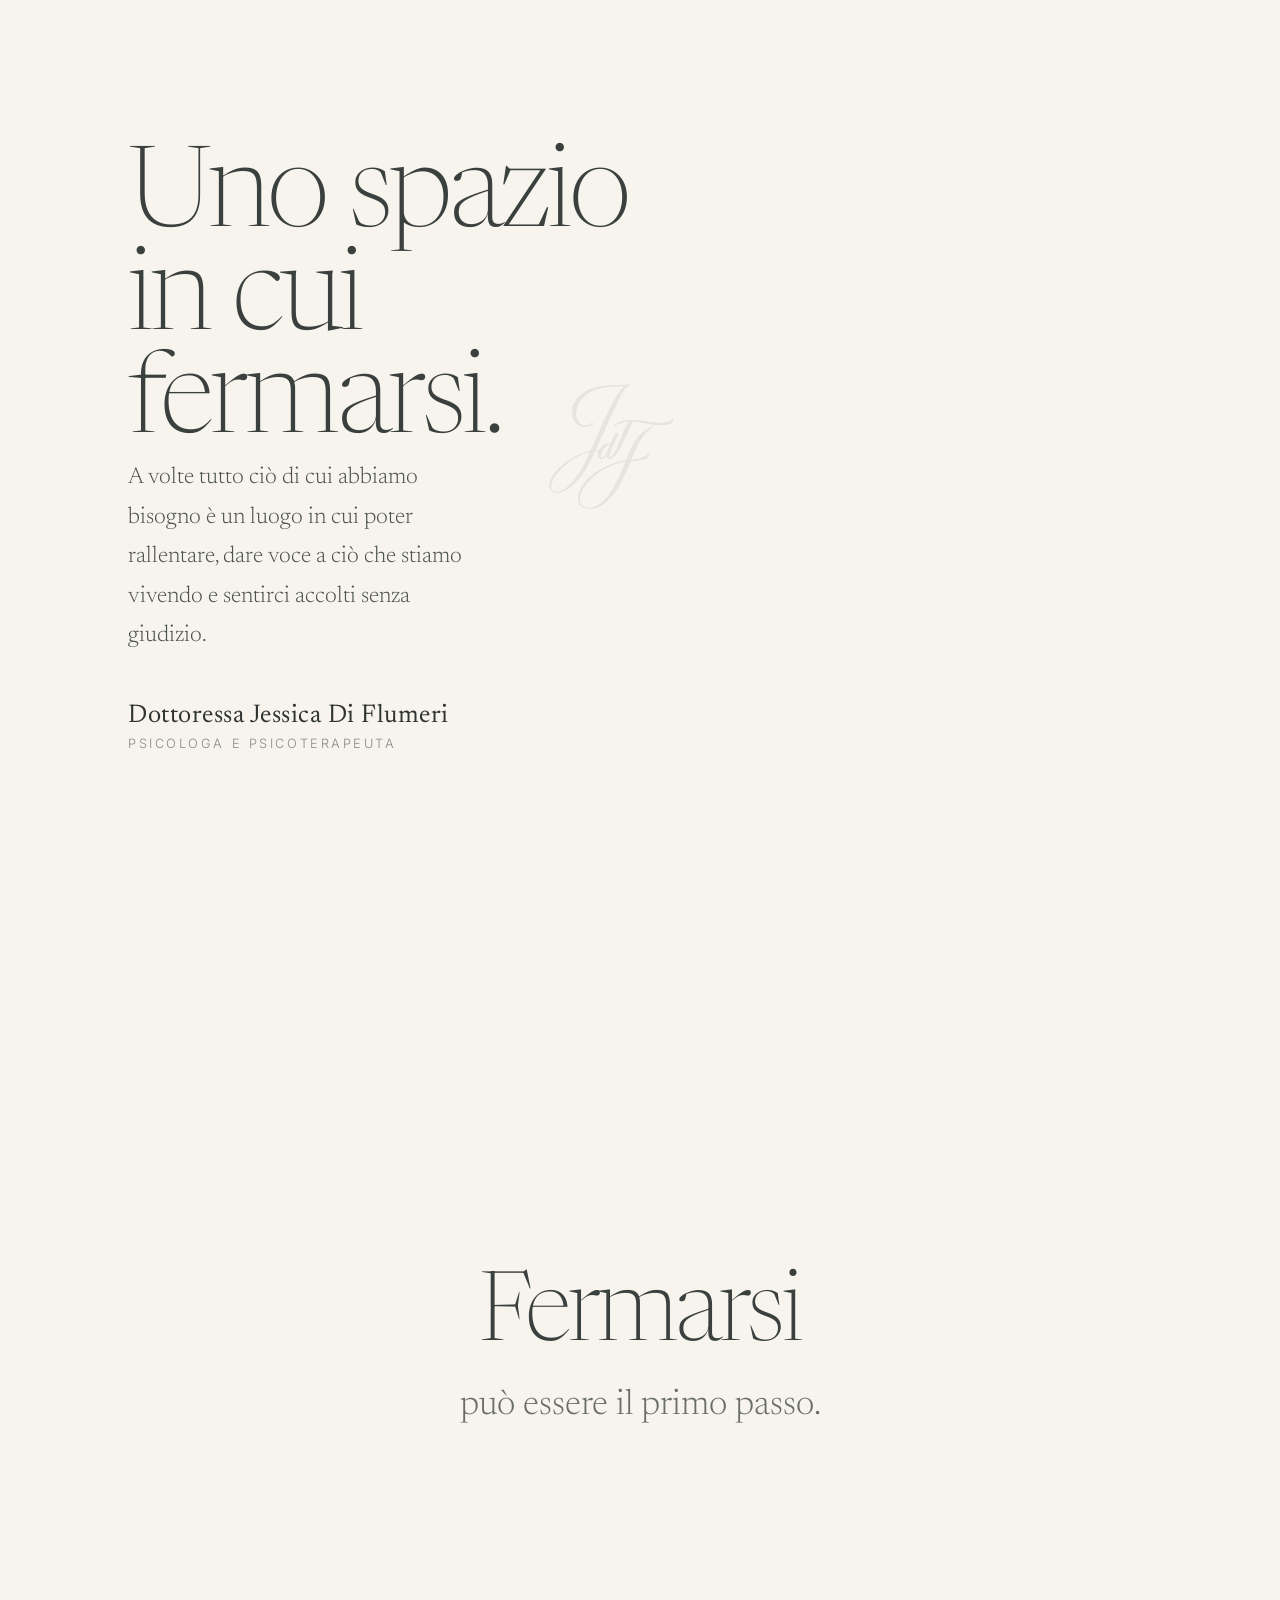
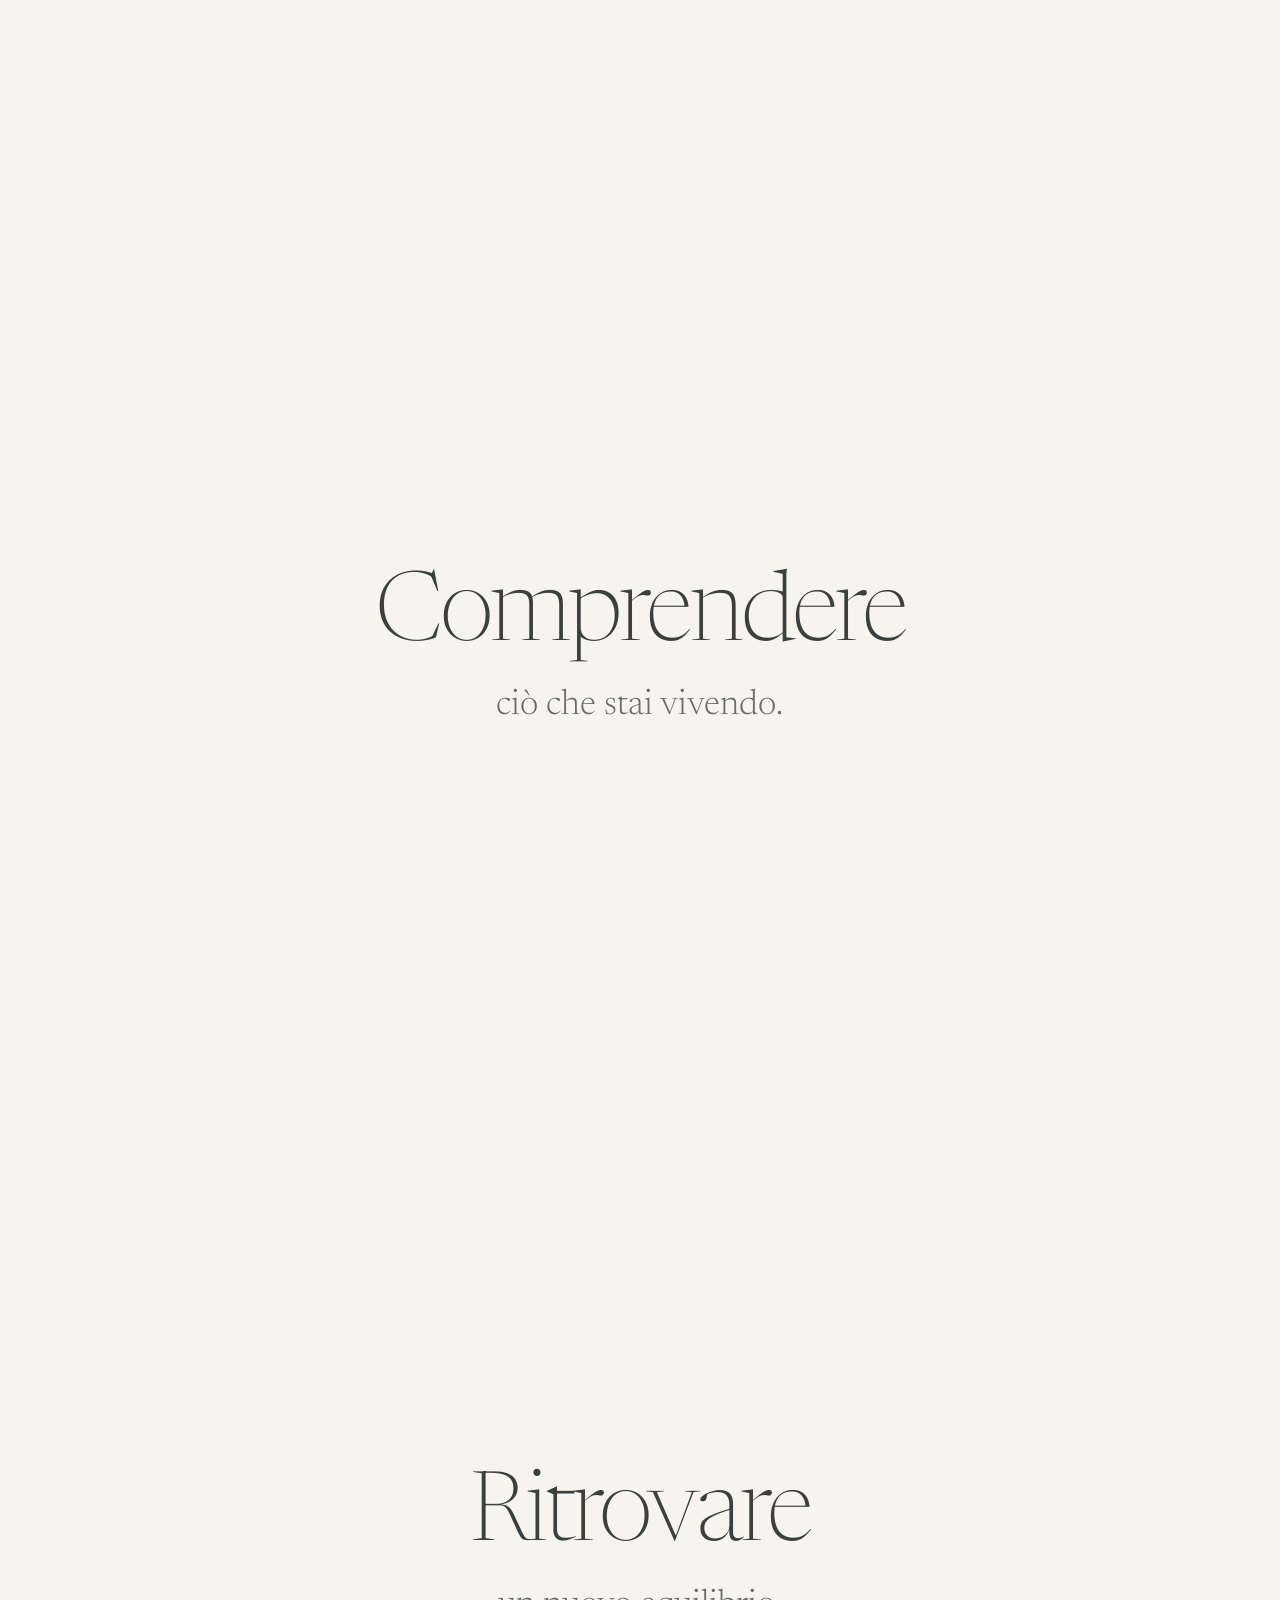
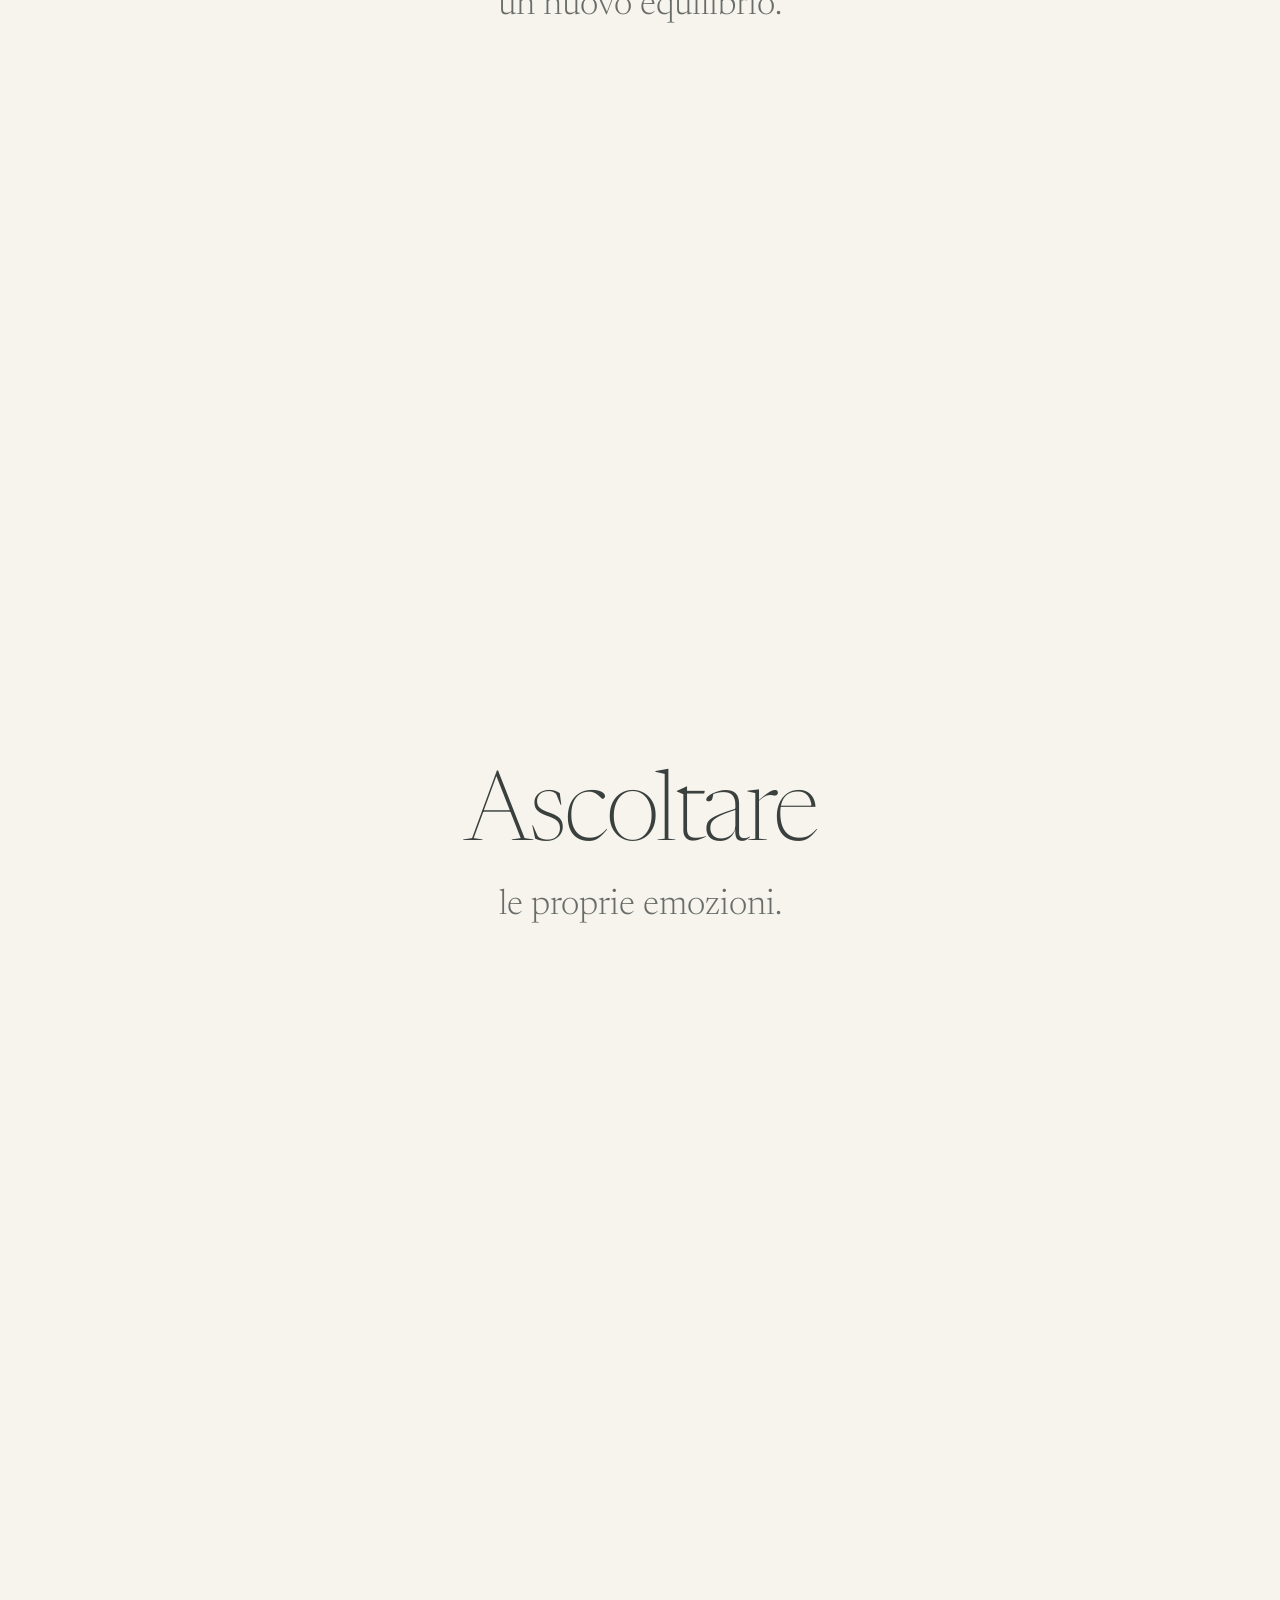
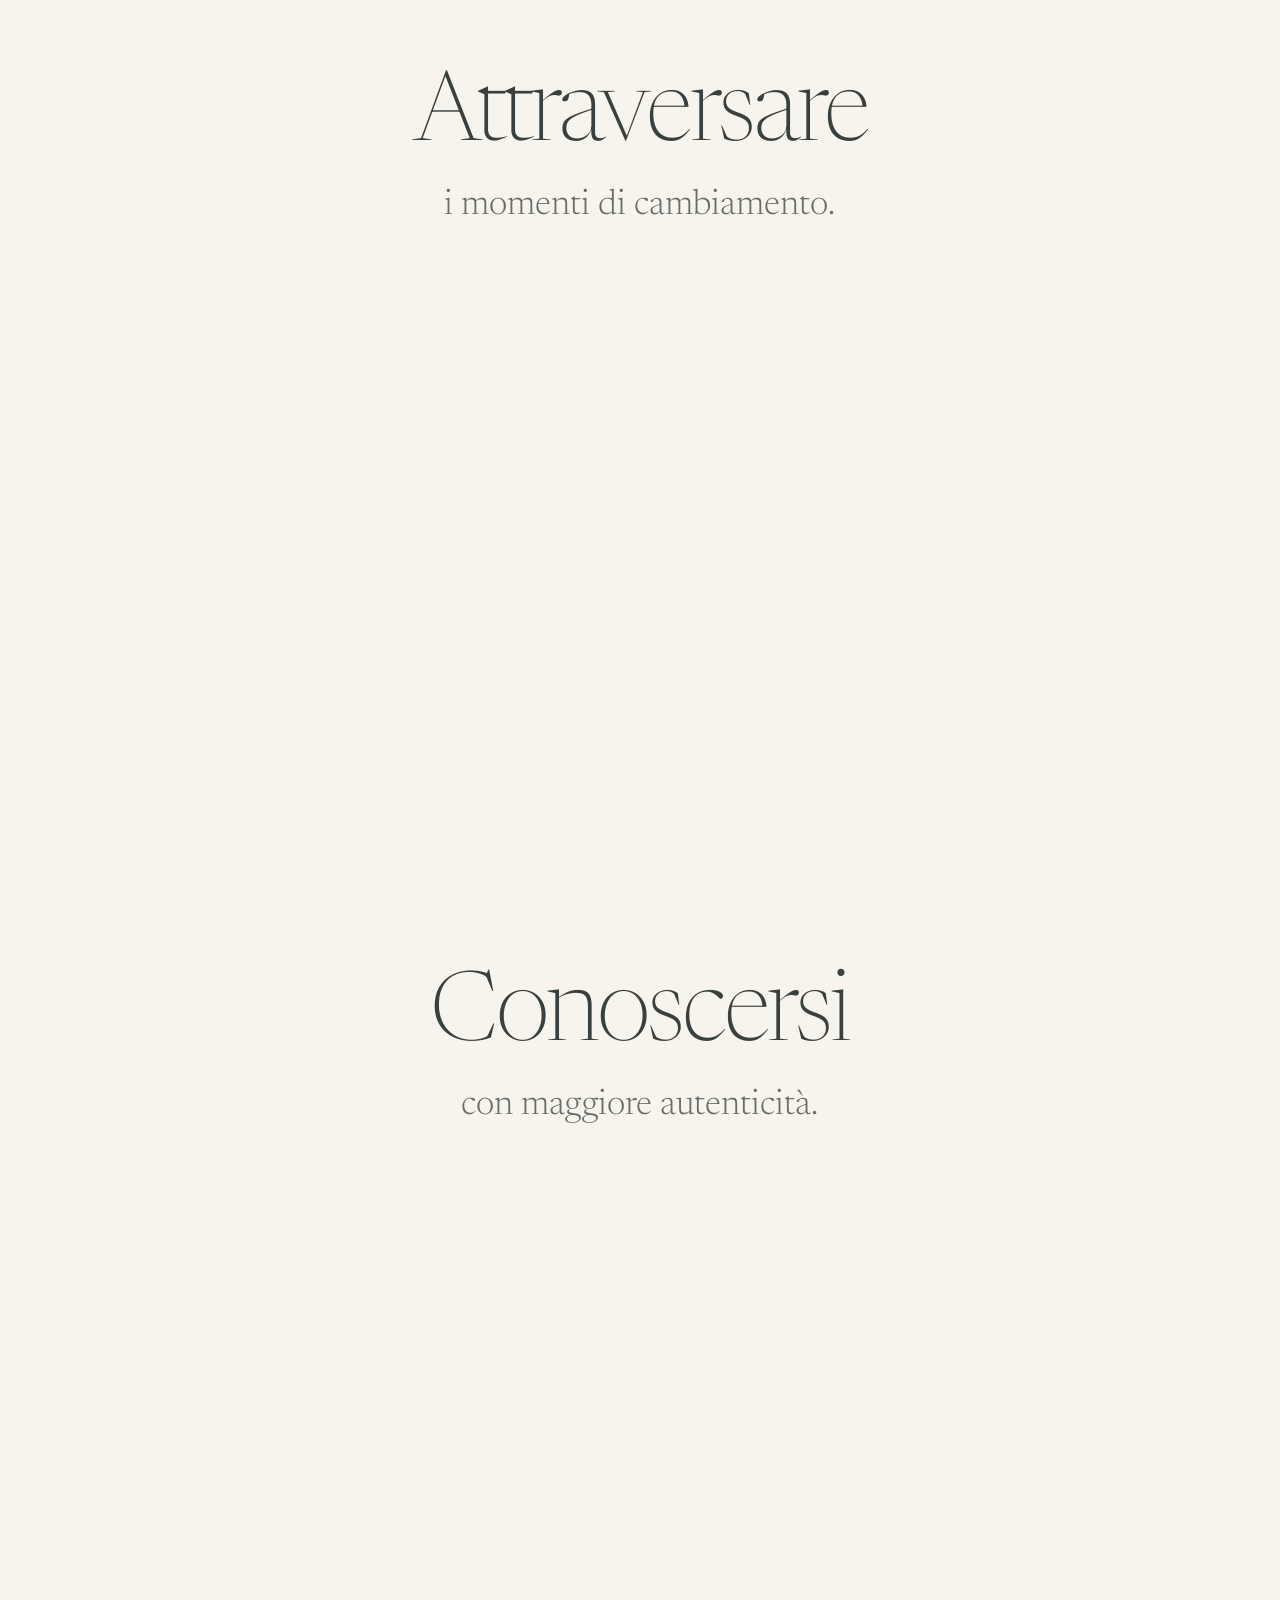
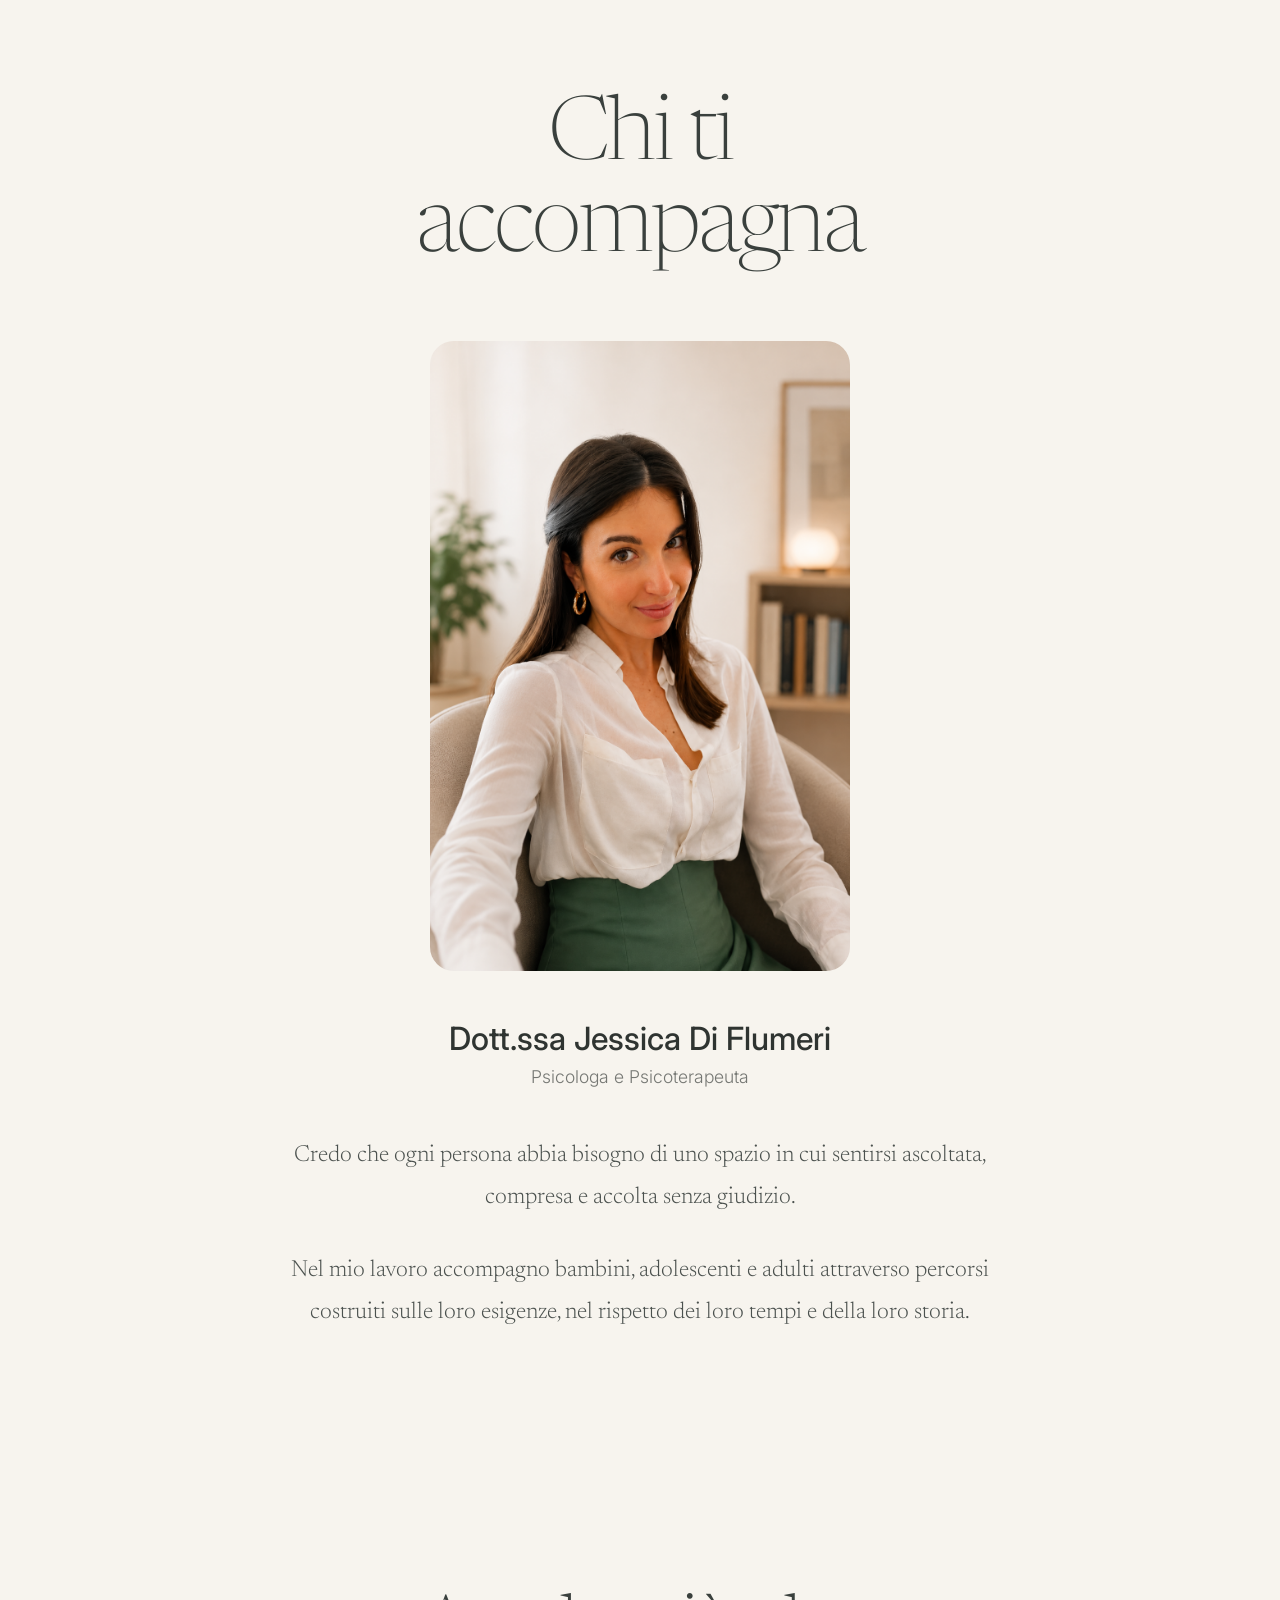
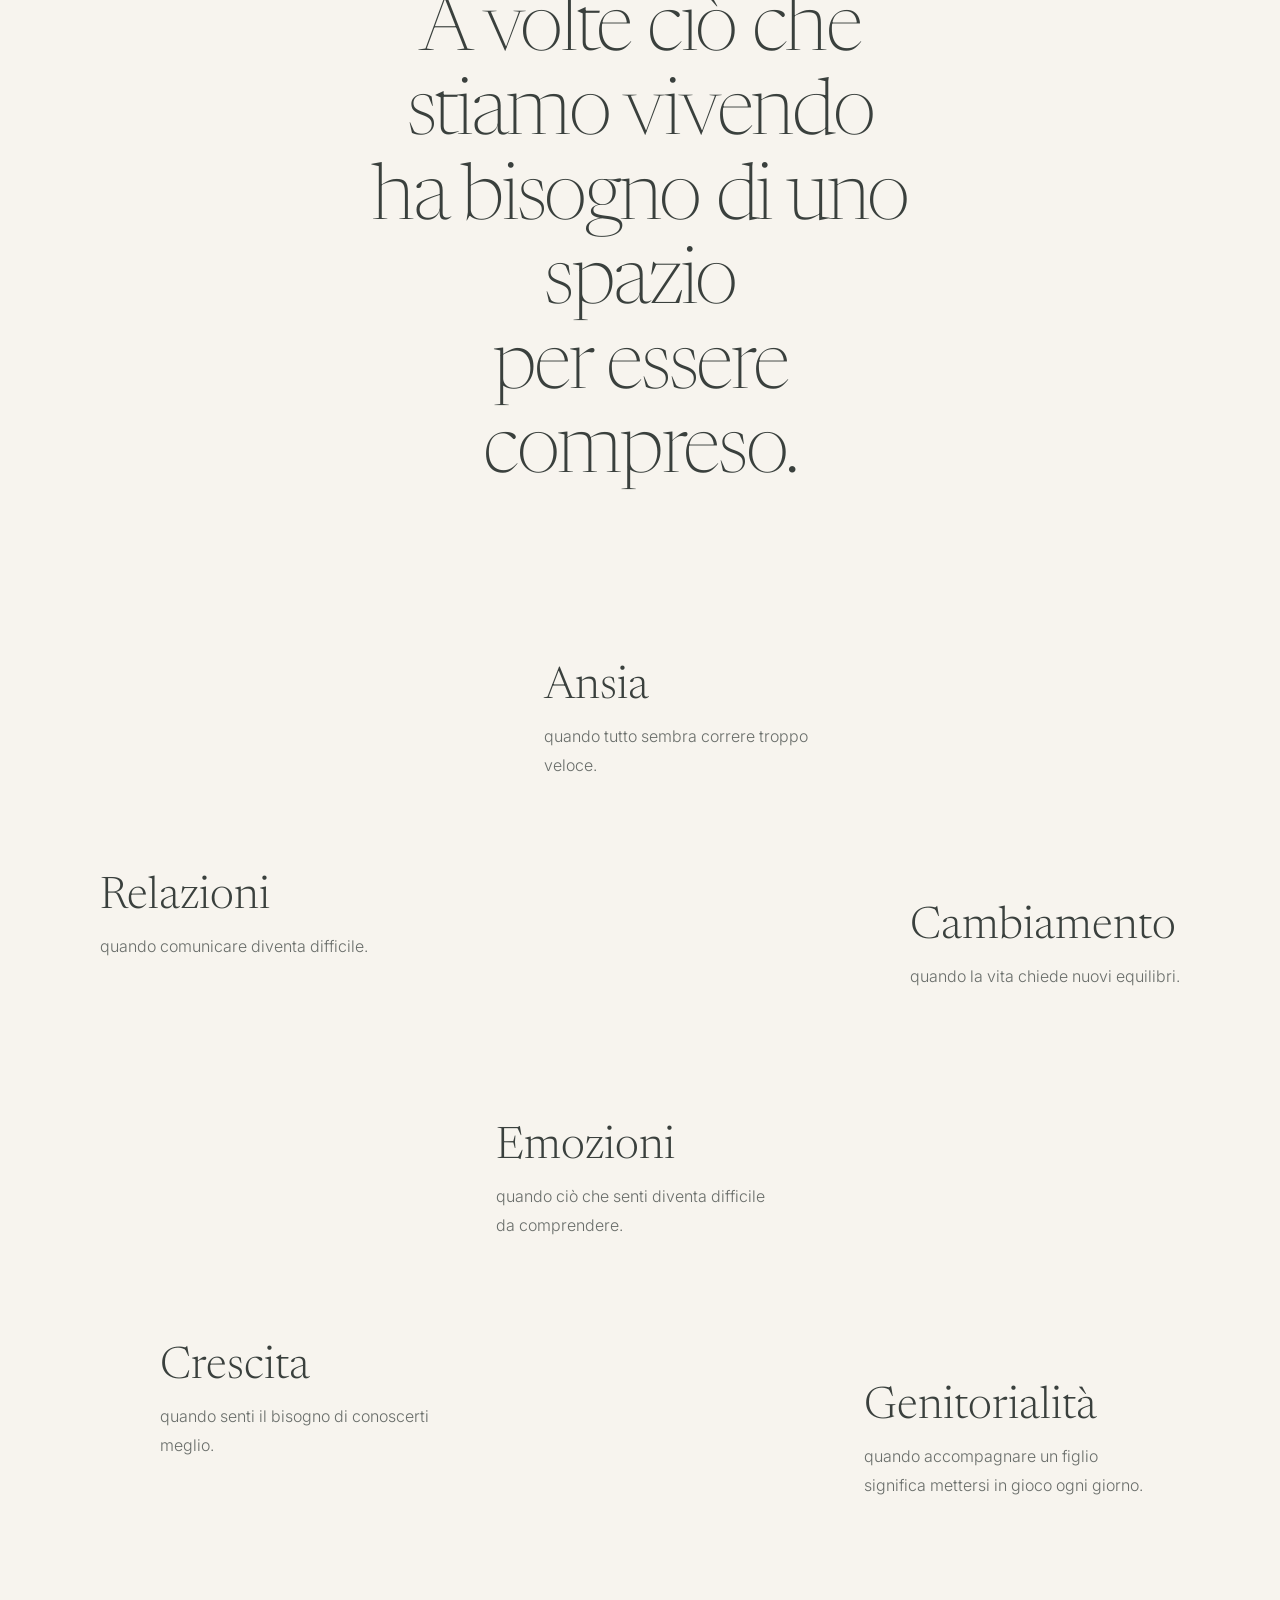
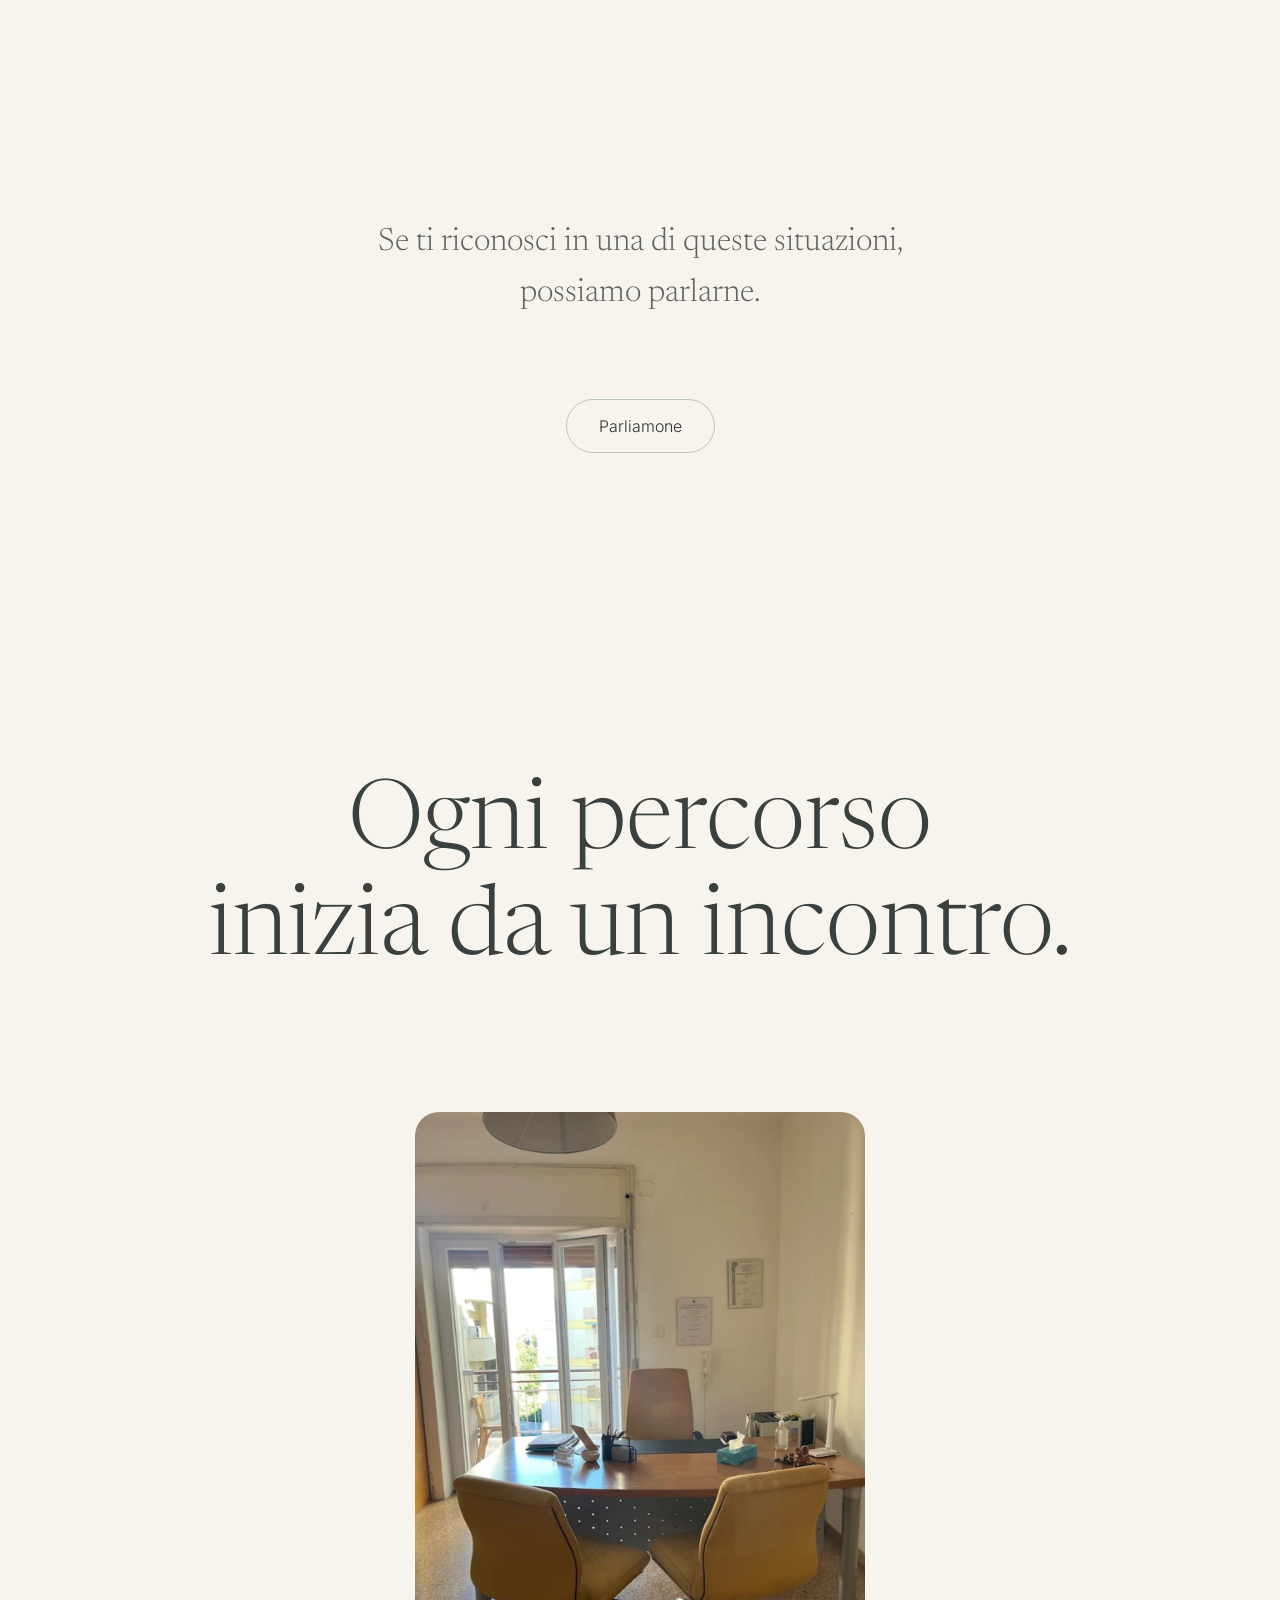
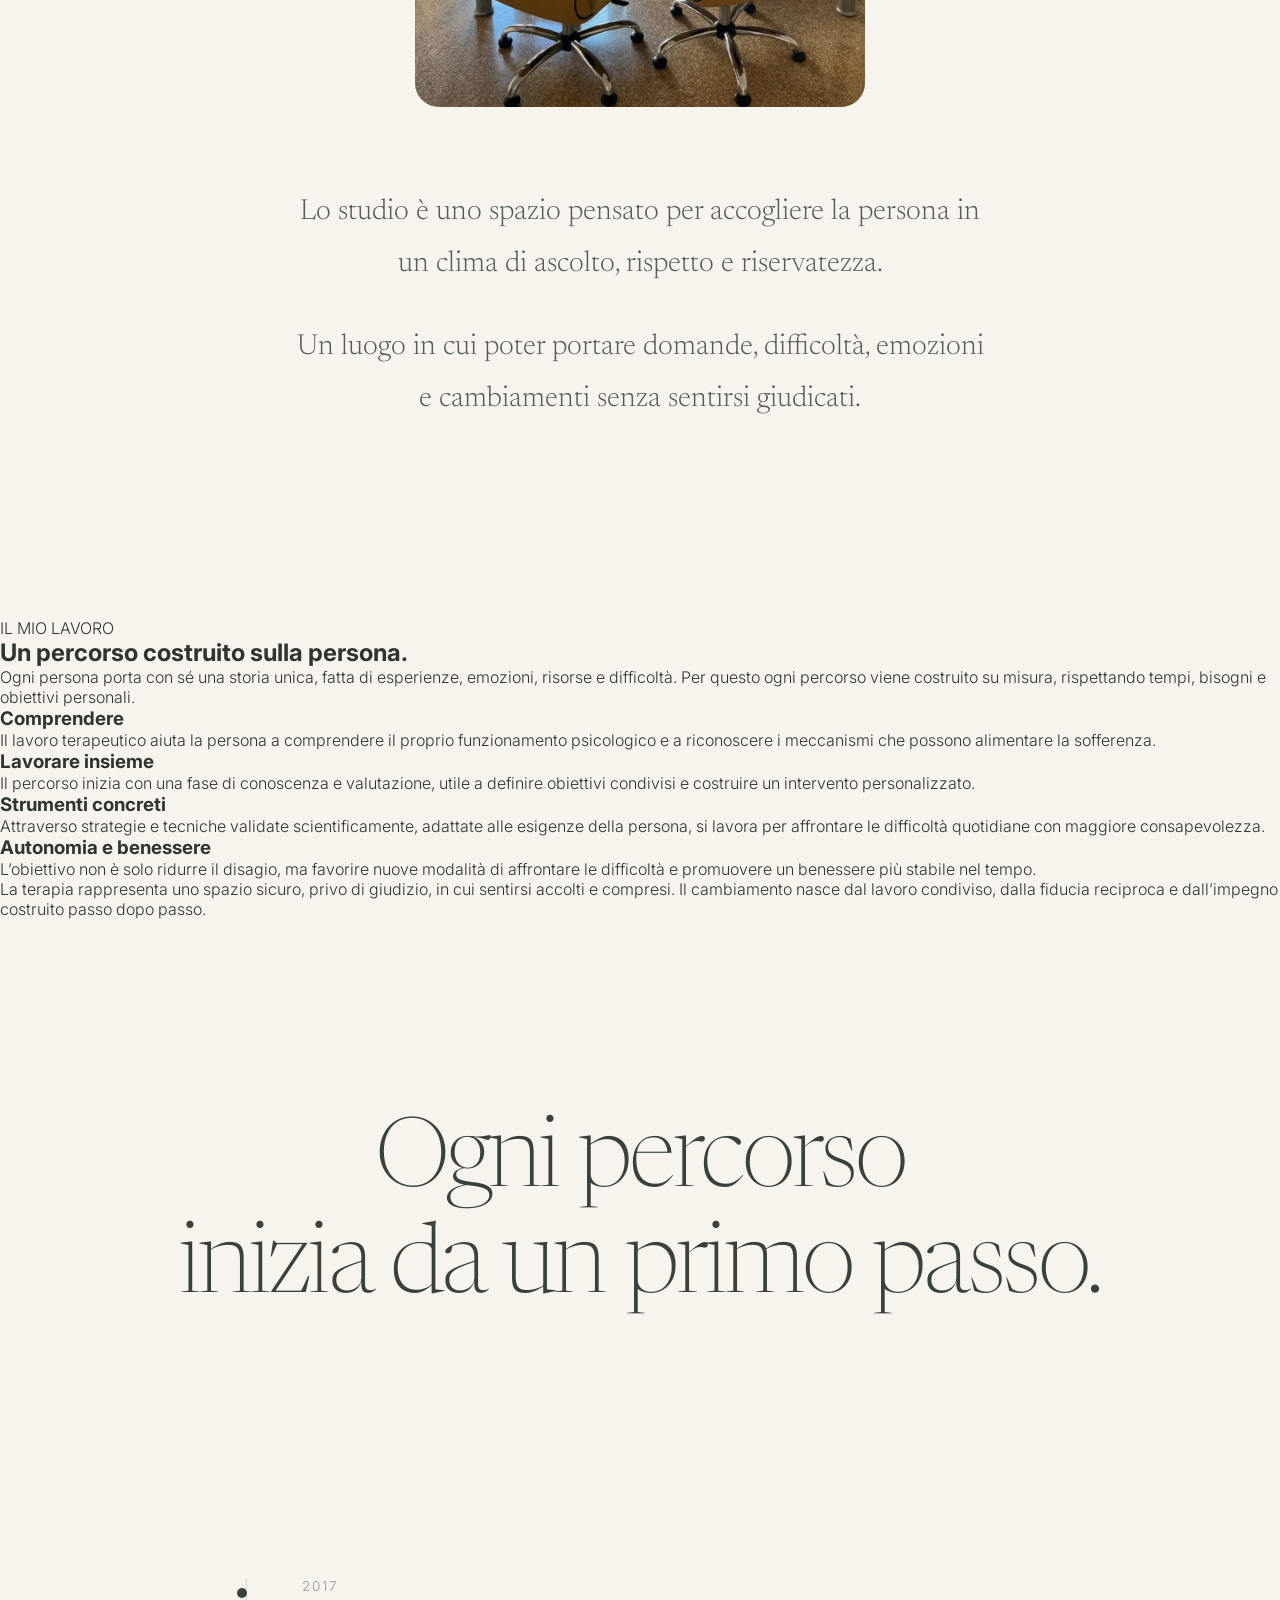
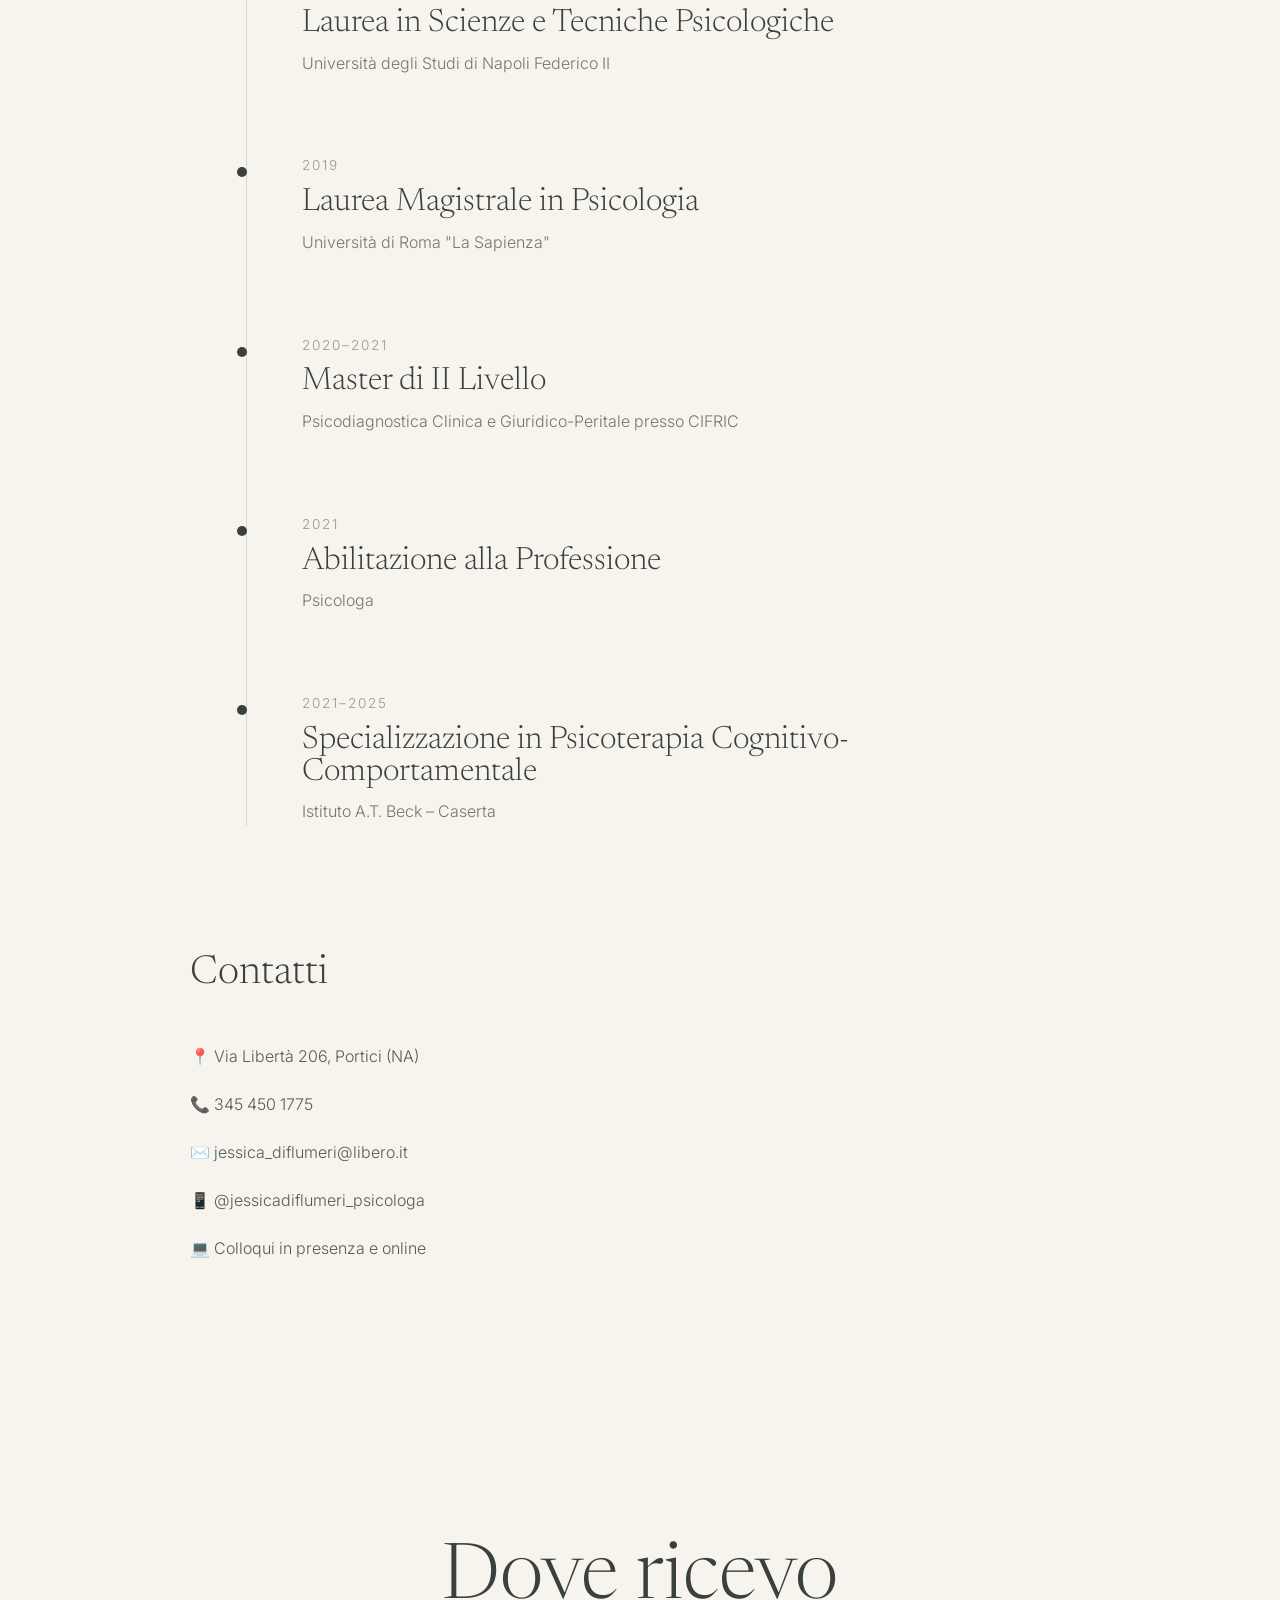
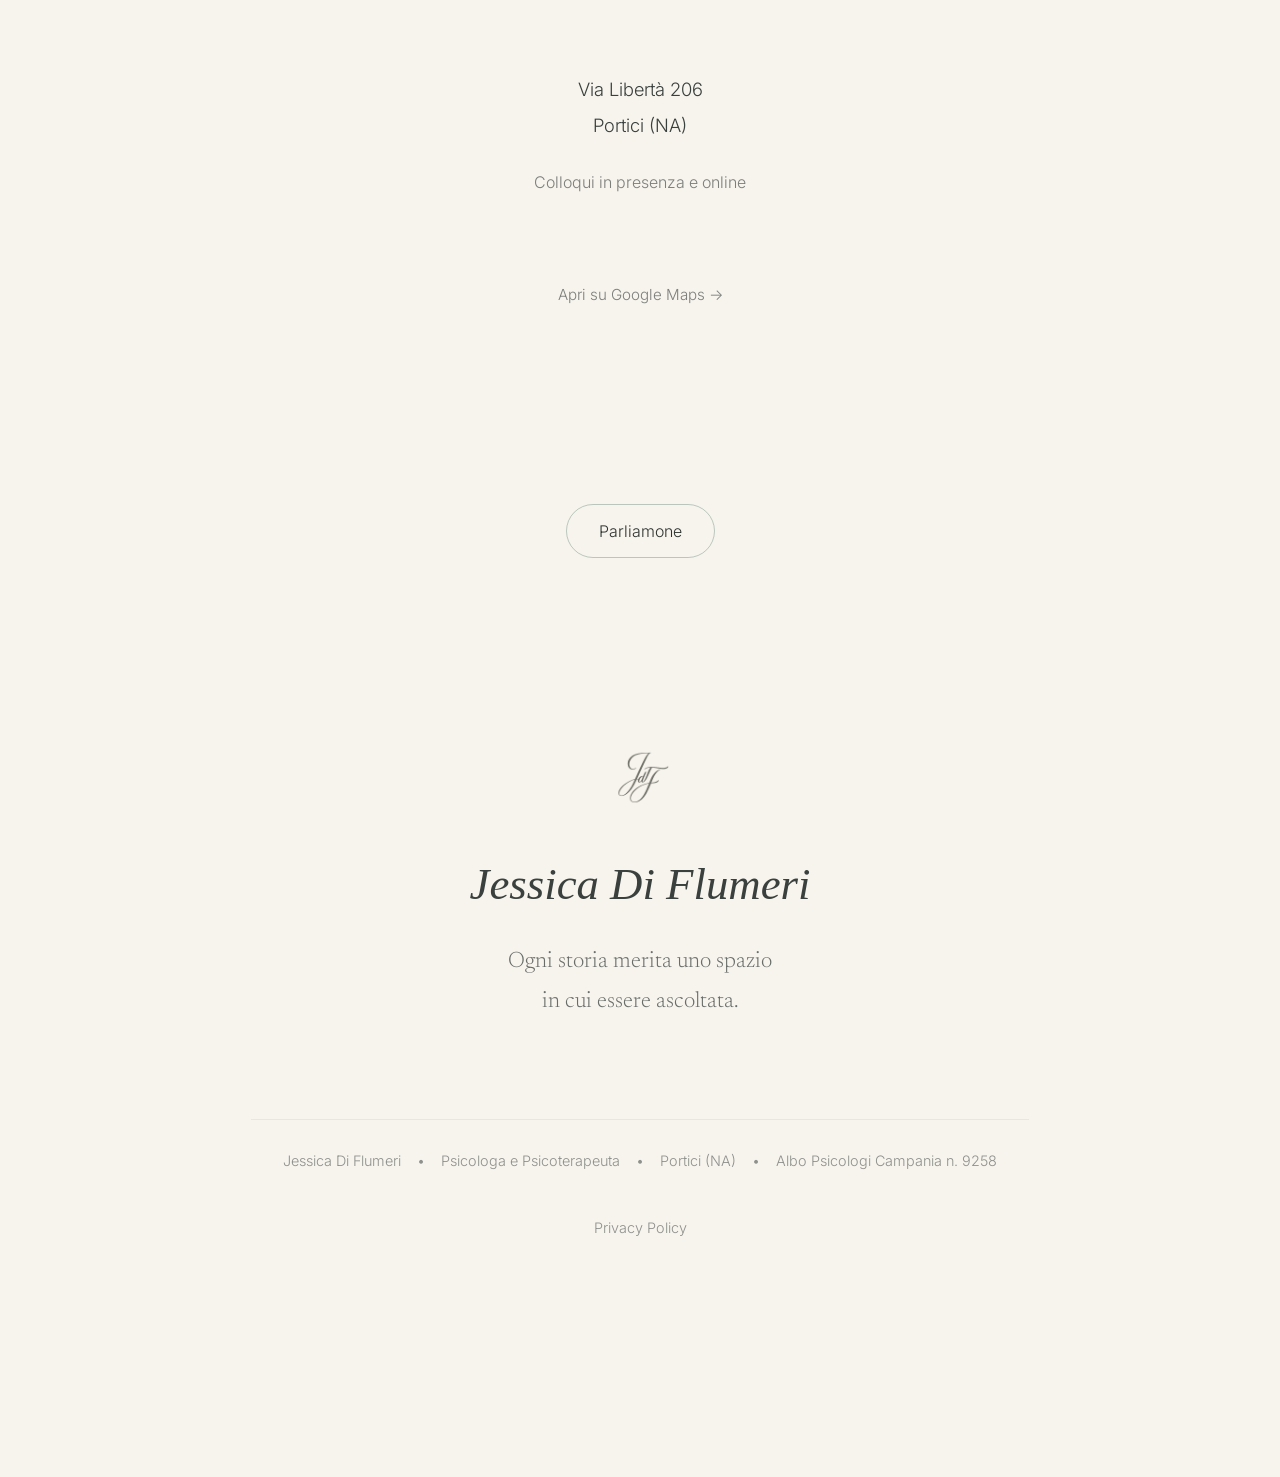
<file: index.html>
<!doctype html>
<html lang="it">
  <head>
    <meta charset="UTF-8" />
    <meta name="viewport" content="width=device-width, initial-scale=1.0" />

    <title>Jessica Di Flumeri</title>

    <link
      href="https://fonts.googleapis.com/css2?family=Newsreader:wght@300;400;500&family=Inter:wght@300;400;500&display=swap"
      rel="stylesheet"
    />

    <link rel="stylesheet" href="style.css" />
  </head>

  <body>
    <!-- HERO -->

    <header class="hero">
      <div class="hero-content">
        <h1>
          Uno spazio<br />
          in cui fermarsi.
        </h1>

        <p class="hero-text">
          A volte tutto ciò di cui abbiamo bisogno è un luogo in cui poter
          rallentare, dare voce a ciò che stiamo vivendo e sentirci accolti
          senza giudizio.
        </p>
<div class="hero-logo">

  <img src="images/logo.png" alt="JdF">

</div>
        

        <div class="hero-author">
          <span class="name"> Dottoressa Jessica Di Flumeri </span>

          <span class="title"> Psicologa e Psicoterapeuta </span>
        </div>
      </div>
    </header>

    <!-- PENSIERO 1 -->

    <section class="thought-section">
      <div class="thought">
        <span class="thought-main"> Fermarsi </span>

        <span class="thought-sub"> può essere il primo passo. </span>
      </div>
    </section>

    <!-- PENSIERO 2 -->

    <section class="thought-section">
      <div class="thought">
        <span class="thought-main"> Comprendere </span>

        <span class="thought-sub"> ciò che stai vivendo. </span>
      </div>
    </section>

    <!-- PENSIERO 3 -->

    <section class="thought-section">
      <div class="thought">
        <span class="thought-main"> Ritrovare</span>

        <span class="thought-sub"> un nuovo equilibrio. </span>
      </div>
    </section>

    <!-- PENSIERO 4 -->

    <section class="thought-section">
      <div class="thought">
        <span class="thought-main"> Ascoltare </span>

        <span class="thought-sub">le proprie emozioni. </span>
      </div>
    </section>

    <!-- PENSIERO 5 -->

    <section class="thought-section">
      <div class="thought">
        <span class="thought-main"> Attraversare </span>

        <span class="thought-sub"> i momenti di cambiamento. </span>
      </div>
    </section>

    <!-- PENSIERO 6 -->

    <section class="thought-section">
      <div class="thought">
        <span class="thought-main"> Conoscersi </span>

        <span class="thought-sub"> con maggiore autenticità. </span>
      </div>
    </section>
    <section class="about-jessica">
      <h2 class="about-title reveal">
   <h2 class="about-title reveal">
Chi ti<br>
accompagna
</h2>

      <img
        src="images/jessica-portrait.png"
        alt="Dott.ssa Jessica Di Flumeri"
        class="jessica-photo reveal-photo"
      />

      <h3 class="jessica-name reveal-name">Dott.ssa Jessica Di Flumeri</h3>

      <p class="jessica-role reveal-name">Psicologa e Psicoterapeuta</p>

      <div class="jessica-text reveal-text">
        <p>
          Credo che ogni persona abbia bisogno di uno spazio in cui sentirsi
          ascoltata, compresa e accolta senza giudizio.
        </p>

        <p>
          Nel mio lavoro accompagno bambini, adolescenti e adulti attraverso
          percorsi costruiti sulle loro esigenze, nel rispetto dei loro tempi e
          della loro storia.
        </p>
      </div>
    </section>
    <section class="areas-section">
      <h2 class="areas-title reveal-title">
  A volte ciò che stiamo vivendo
  <br />
  ha bisogno di uno spazio
  <br />
  per essere compreso.
</h2>

      <div class="areas-cloud">
        <div class="area area-1">
          <h3>Ansia</h3>

          <p>quando tutto sembra correre troppo veloce.</p>
        </div>

        <div class="area area-2">
          <h3>Relazioni</h3>

          <p>quando comunicare diventa difficile.</p>
        </div>

        <div class="area area-3">
          <h3>Cambiamento</h3>

          <p>quando la vita chiede nuovi equilibri.</p>
        </div>

        <div class="area area-4">
          <h3>Emozioni</h3>

          <p>quando ciò che senti diventa difficile da comprendere.</p>
        </div>

        <div class="area area-5">
          <h3>Crescita</h3>

          <p>quando senti il bisogno di conoscerti meglio.</p>
        </div>

        <div class="area area-6">
          <h3>Genitorialità</h3>

          <p>
            quando accompagnare un figlio significa mettersi in gioco ogni
            giorno.
          </p>
        </div>
      </div>
    </section>
    <section class="mini-cta reveal">

  <p class="mini-cta-text">
    Se ti riconosci in una di queste situazioni,
    possiamo parlarne.
  </p>

  <a
    href="https://wa.me/393454501775"
    class="cta"
    target="_blank"
  >
    Parliamone
  </a>

</section>
    <section class="studio-section">
      <h2 class="studio-title reveal-title">
        Ogni percorso<br />
        inizia da un incontro.
      </h2>

      <div class="studio-image-wrapper">
        <img
          src="images/studio3.jpeg"
          alt="Studio della Dott.ssa Jessica Di Flumeri"
          class="studio-image"
        />
      </div>

      <div class="studio-text">
        <p>
          Lo studio è uno spazio pensato per accogliere la persona in un clima
          di ascolto, rispetto e riservatezza.
        </p>

        <p>
          Un luogo in cui poter portare domande, difficoltà, emozioni e
          cambiamenti senza sentirsi giudicati.
        </p>
      </div>
    </section>
    <!-- COME LAVORA JESSICA -->

    <section class="method" id="method">
  <div class="method-header">
    <span class="section-eyebrow"> IL MIO LAVORO </span>

    <h2>Un percorso costruito sulla persona.</h2>

    <p>
      Ogni persona porta con sé una storia unica, fatta di esperienze,
      emozioni, risorse e difficoltà. Per questo ogni percorso viene costruito
      su misura, rispettando tempi, bisogni e obiettivi personali.
    </p>
  </div>

  <div class="method-steps">
    <article class="step">
      <h3>Comprendere</h3>

      <p>
        Il lavoro terapeutico aiuta la persona a comprendere il proprio
        funzionamento psicologico e a riconoscere i meccanismi che possono
        alimentare la sofferenza.
      </p>
    </article>

    <article class="step">
      <h3>Lavorare insieme</h3>

      <p>
        Il percorso inizia con una fase di conoscenza e valutazione, utile a
        definire obiettivi condivisi e costruire un intervento personalizzato.
      </p>
    </article>

    <article class="step">
      <h3>Strumenti concreti</h3>

      <p>
        Attraverso strategie e tecniche validate scientificamente, adattate alle
        esigenze della persona, si lavora per affrontare le difficoltà
        quotidiane con maggiore consapevolezza.
      </p>
    </article>

    <article class="step">
      <h3>Autonomia e benessere</h3>

      <p>
        L’obiettivo non è solo ridurre il disagio, ma favorire nuove modalità di
        affrontare le difficoltà e promuovere un benessere più stabile nel
        tempo.
      </p>
    </article>
  </div>

  <div class="method-closing">
    <p>
      La terapia rappresenta uno spazio sicuro, privo di giudizio, in cui
      sentirsi accolti e compresi. Il cambiamento nasce dal lavoro condiviso,
      dalla fiducia reciproca e dall’impegno costruito passo dopo passo.
    </p>
  </div>
</section>
    <!-- SEZIONE FINALE -->

    <section class="final-section">
      <h2 class="final-title reveal-final">
        Ogni percorso<br />
        inizia da un primo passo.
      </h2>

      <!-- FORMAZIONE -->

      <section class="timeline-section reveal">
  <div class="timeline">

    <div class="timeline-item">
      <span class="year">2017</span>
      <div class="timeline-content">
        <h3>Laurea in Scienze e Tecniche Psicologiche</h3>
        <p>Università degli Studi di Napoli Federico II</p>
      </div>
    </div>

    <div class="timeline-item">
      <span class="year">2019</span>
      <div class="timeline-content">
        <h3>Laurea Magistrale in Psicologia</h3>
        <p>Università di Roma "La Sapienza"</p>
      </div>
    </div>

    <div class="timeline-item">
      <span class="year">2020–2021</span>
      <div class="timeline-content">
        <h3>Master di II Livello</h3>
        <p>Psicodiagnostica Clinica e Giuridico-Peritale presso CIFRIC</p>
      </div>
    </div>

    <div class="timeline-item">
      <span class="year">2021</span>
      <div class="timeline-content">
        <h3>Abilitazione alla Professione</h3>
        <p>Psicologa</p>
      </div>
    </div>

    <div class="timeline-item">
      <span class="year">2021–2025</span>
      <div class="timeline-content">
        <h3>Specializzazione in Psicoterapia Cognitivo-Comportamentale</h3>
        <p>Istituto A.T. Beck – Caserta</p>
      </div>
    </div>

  </div>
</section>

      <!-- CONTATTI -->

      <div class="contacts reveal-final-content">
        <h3>Contatti</h3>

        <p>📍 Via Libertà 206, Portici (NA)</p>

        <p>📞 345 450 1775</p>

        <p>✉️ jessica_diflumeri@libero.it</p>

        <p>📱 @jessicadiflumeri_psicologa</p>

        <p>💻 Colloqui in presenza e online</p>
      </div>
<!-- DOVE RICEVO -->

<section class="location-section">

    <h2 class="location-title">

        Dove ricevo

    </h2>

    <p class="location-address">

        Via Libertà 206<br>

        Portici (NA)

    </p>

    <p class="location-info">

        Colloqui in presenza e online

    </p>

    <a
  href="https://maps.google.com/?q=Via+Libertà+206+Portici"
  target="_blank"
  rel="noopener"
  class="location-link"
>
  Apri su Google Maps →
</a>

</section>
      <a href="https://wa.me/393454501775" target="_blank"rel="noopener"class="cta">
  Parliamone
</a>
<div class="closing-section">

    <img
        src="images/logo.png"
        alt="JdF"
        class="closing-logo">

<h3 class="closing-signature">
        Jessica Di Flumeri
    </h3>

    <p class="closing-quote">
        Ogni storia merita uno spazio<br>
        in cui essere ascoltata.
    </p>

</div>
<footer class="site-footer">

    <span>Jessica Di Flumeri</span>

    <span>•</span>

    <span>Psicologa e Psicoterapeuta</span>

    <span>•</span>

    <span>Portici (NA)</span>

    <span>•</span>

    <span>Albo Psicologi Campania n. 9258</span>

</footer>

<div class="footer-legal">

    <a href="privacy.html">Privacy Policy</a>

</div>
    <script src="script.js"></script>
  </body>
</html>
</file>
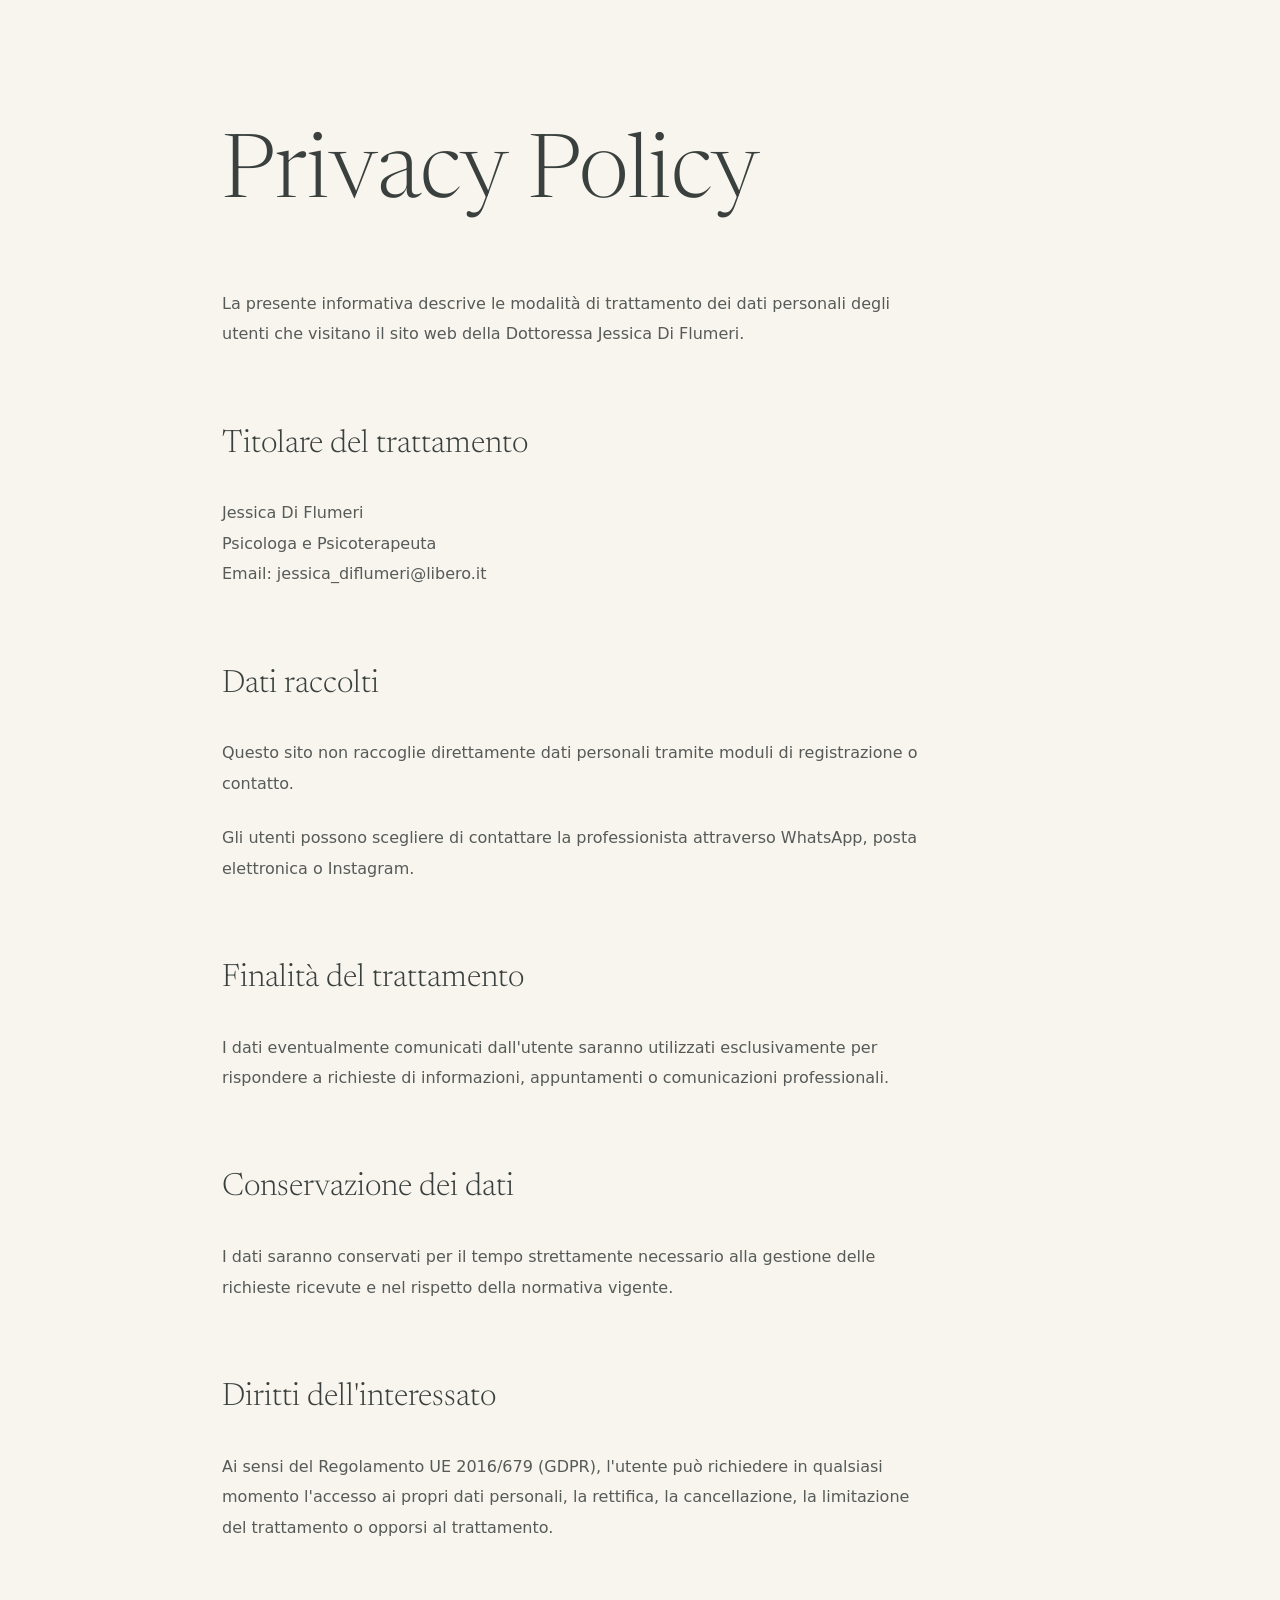
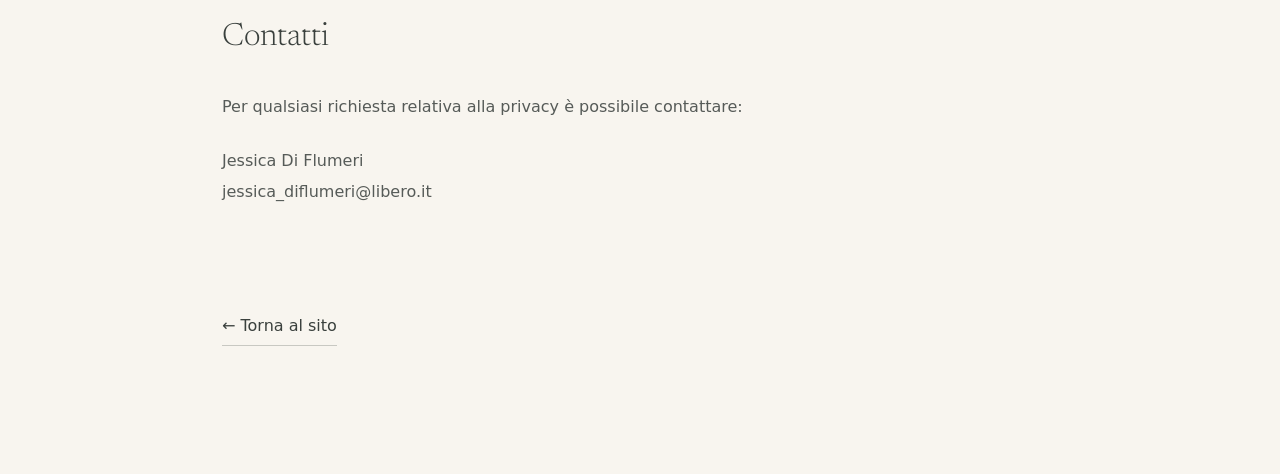
<file: privacy.html>
<!doctype html>
<html lang="it">
  <head>
    <meta charset="UTF-8" />
    <meta name="viewport" content="width=device-width, initial-scale=1.0" />

    <title>Privacy Policy | Jessica Di Flumeri</title>

    <link rel="preconnect" href="https://fonts.googleapis.com" />
    <link rel="preconnect" href="https://fonts.gstatic.com" crossorigin />

    <link
      href="https://fonts.googleapis.com/css2?family=Newsreader:wght@300;400;500&display=swap"
      rel="stylesheet"
    />

    <link rel="stylesheet" href="privacy.css" />
  </head>

  <body>
    <main class="privacy-container">
      <h1>Privacy Policy</h1>

      <p>
        La presente informativa descrive le modalità di trattamento dei dati
        personali degli utenti che visitano il sito web della Dottoressa Jessica
        Di Flumeri.
      </p>

      <h2>Titolare del trattamento</h2>

      <p>
        Jessica Di Flumeri<br />
        Psicologa e Psicoterapeuta<br />
        Email: jessica_diflumeri@libero.it
      </p>

      <h2>Dati raccolti</h2>

      <p>
        Questo sito non raccoglie direttamente dati personali tramite moduli di
        registrazione o contatto.
      </p>

      <p>
        Gli utenti possono scegliere di contattare la professionista attraverso
        WhatsApp, posta elettronica o Instagram.
      </p>

      <h2>Finalità del trattamento</h2>

      <p>
        I dati eventualmente comunicati dall'utente saranno utilizzati
        esclusivamente per rispondere a richieste di informazioni, appuntamenti
        o comunicazioni professionali.
      </p>

      <h2>Conservazione dei dati</h2>

      <p>
        I dati saranno conservati per il tempo strettamente necessario alla
        gestione delle richieste ricevute e nel rispetto della normativa
        vigente.
      </p>

      <h2>Diritti dell'interessato</h2>

      <p>
        Ai sensi del Regolamento UE 2016/679 (GDPR), l'utente può richiedere in
        qualsiasi momento l'accesso ai propri dati personali, la rettifica, la
        cancellazione, la limitazione del trattamento o opporsi al trattamento.
      </p>

      <h2>Contatti</h2>

      <p>
        Per qualsiasi richiesta relativa alla privacy è possibile contattare:
      </p>

      <p>
        Jessica Di Flumeri<br />
        jessica_diflumeri@libero.it
      </p>

      <a href="index.html" class="back-link"> ← Torna al sito </a>
    </main>
  </body>
</html>
</file>
<file: style.css>
:root {
  --bg: #f7f4ee;
  --salvia: #7f9a89;
  --salvia-dark: #687d70;
  --card: #e8e0d4;
  --text: #2f3431;
}

* {
  margin: 0;
  padding: 0;
  box-sizing: border-box;
}

body {
  background: var(--bg);
  color: var(--text);
  font-family: "Inter", sans-serif;
  font-weight: 300;
}

/* HERO */

.hero {
  min-height: 100vh;

  display: flex;
  flex-direction: column;
  justify-content: center;

  padding: clamp(4rem, 8vw, 8rem) clamp(4rem, 10vw, 10rem);

  gap: 5rem;
}

.hero-content {
  max-width: 650px;
}

/* TITOLO */

h1 {
  font-family: "Newsreader", serif;
  font-size: clamp(4rem, 10vw, 7rem);
  line-height: 0.92;
  font-weight: 200;
  letter-spacing: -0.03em;
  max-width: 8ch;
  color: #3a403d;
}

/* TESTO */

.hero-text {
  font-family: "Newsreader", serif;

  font-size: 1.45rem;

  line-height: 1.7;

  max-width: 28ch;

  color: #4b514e;

  font-weight: 300;
}

/* CTA */

.cta {
  display: inline-flex;
  align-items: center;
  justify-content: center;

  width: fit-content;

  margin-top: 2.5rem;

  padding: 1rem 2rem;

  border-radius: 999px;

  text-decoration: none;

  border: 1px solid rgba(127, 154, 137, 0.5);

  color: var(--text);

  background: transparent;

  transition: all 0.3s ease;
}

.cta:hover {
  background: var(--salvia);
  color: white;
  border-color: var(--salvia);
}

/* AUTORE */

.hero-author {
  margin-top: 3rem;

  display: flex;
  flex-direction: column;

  gap: 0.4rem;
}

.name {
  font-family: "Newsreader", serif;

  font-size: 1.6rem;

  font-weight: 400;

  color: var(--text);

  letter-spacing: 0.02em;
}

.title {
  font-size: 0.8rem;

  text-transform: uppercase;

  letter-spacing: 0.2em;

  color: rgba(47, 52, 49, 0.55);
}

/* PLACEHOLDER FOTO */

  
/* ========================================
   PENSIERI
======================================== */

/* ========================================
   SCROLL
======================================== */
html {
  scroll-behavior: smooth;
  scroll-snap-type: y proximity;
}

.hero,
.thought-section {
  scroll-snap-align: start;
}

/* ========================================
   SEZIONE PENSIERI
======================================== */

.thought-section {
  min-height: 100vh;

  display: flex;
  align-items: center;
  justify-content: center;

  padding: 0 2rem;
}

.thought {
  display: flex;
  flex-direction: column;

  align-items: center;
  text-align: center;

  gap: 1rem;

  max-width: 900px;

  opacity: 0;

  transform: translateY(30px);

  transition:
    opacity 1.5s ease,
    transform 1.5s ease;
}

.thought.visible {
  opacity: 1;

  transform: translateY(0);
}
/* ========================================
   CTA INTERMEDIA
======================================== */

.mini-cta {

    text-align: center;

    padding: 4rem 2rem 8rem;
}

.mini-cta-text {

    font-family: "Newsreader", serif;

    font-size: clamp(1.6rem, 3vw, 2rem);

    font-weight: 300;

    line-height: 1.6;

    color: rgba(58, 64, 61, 0.8);

    max-width: 600px;

    margin: 0 auto 2.5rem;
}

/* ========================================
   PAROLA PRINCIPALE
======================================== */

.thought-main {
  font-family: "Newsreader", serif;

  font-size: clamp(4rem, 8vw, 6rem);

  font-weight: 200;

  line-height: 1;

  letter-spacing: -0.03em;

  color: #3a403d;

  opacity: 0;

  transform: translateY(15px);

  transition:
    opacity 1.8s ease,
    transform 1.8s ease;

  transition-delay: 0s;
}

/* ========================================
   RIFLESSIONE
======================================== */

.thought-sub {
  font-family: "Newsreader", serif;

  font-size: clamp(1.5rem, 3vw, 2.2rem);

  font-weight: 300;

  line-height: 1.4;

  color: rgba(58, 64, 61, 0.75);

  opacity: 0;

  transform: translateY(15px);

  transition:
    opacity 1.4s ease,
    transform 1.4s ease;

  transition-delay: 0.7s;
}

/* ========================================
   ENTRATA NEL VIEWPORT
======================================== */

.thought.visible .thought-main,
.thought.visible .thought-sub {
  opacity: 1;

  transform: translateY(0);
}
/* ========================================
   JESSICA
======================================== */

.about-jessica {
  min-height: 100vh;

  display: flex;

  flex-direction: column;

  align-items: center;

  justify-content: center;

  text-align: center;

  padding: 8rem 2rem;
}

.about-title {
  font-family: "Newsreader", serif;

  font-size: clamp(3.5rem, 7vw, 5.5rem);

  font-weight: 200;

  line-height: 1.05;

  letter-spacing: -0.03em;

  color: #3a403d;

  margin-bottom: 4rem;
}

.jessica-photo {
  width: 100%;

  width: min(420px, 90%);

  border-radius: 24px;

  display: block;

  margin-bottom: 3rem;
}

.jessica-name {
  font-family: "Inter", sans-serif;

  font-size: 2rem;

  font-weight: 500;

  color: #2f3431;

  margin-bottom: 0.5rem;
}

.jessica-role {
  font-size: 1.1rem;

  color: rgba(47, 52, 49, 0.65);

  margin-bottom: 3rem;
}

.jessica-text {
  max-width: 700px;

  display: flex;

  flex-direction: column;

  gap: 2rem;
}

.jessica-text p {
  font-family: "Newsreader", serif;

  font-size: 1.45rem;

  line-height: 1.8;

  color: #4b514e;
}
/* ========================================
   ANIMAZIONE SEZIONE JESSICA
======================================== */

.reveal,
.reveal-photo,
.reveal-name,
.reveal-text {
  opacity: 0;

  transform: translateY(30px);
}

/* Titolo */

.reveal {
  transition:
    opacity 1.4s ease,
    transform 1.4s ease;
}

/* Foto */

.reveal-photo {
  transition:
    opacity 1.4s ease,
    transform 1.4s ease;

  transition-delay: 0.3s;
}

/* Nome e professione */

.reveal-name {
  transition:
    opacity 1.4s ease,
    transform 1.4s ease;

  transition-delay: 0.7s;
}

/* Testo */

.reveal-text {
  transition:
    opacity 1.4s ease,
    transform 1.4s ease;

  transition-delay: 1.1s;
}

/* Stato visibile */

.reveal.visible,
.reveal-photo.visible,
.reveal-name.visible,
.reveal-text.visible {
  opacity: 1;

  transform: translateY(0);
}
.reveal-title {
  opacity: 0;

  transform: translateY(40px);

  transition:
    opacity 1.8s ease,
    transform 1.8s ease;
}

.reveal-title.visible {
  opacity: 1;

  transform: translateY(0);
}
/* ========================================
   TEMI DI PERCORSO
======================================== */

.areas-section {
  min-height: 100vh;

  display: flex;
  flex-direction: column;

  align-items: center;

  padding: 8rem 2rem;
}

.areas-title {
  font-family: "Newsreader", serif;

  font-size: clamp(3rem, 6vw, 5.5rem);

  font-weight: 200;

  line-height: 1.1;

  letter-spacing: -0.03em;

  color: #3a403d;

  text-align: center;

  max-width: 12ch;

  margin-bottom: 8rem;
}
/* ========================================
   COSTELLAZIONE TEMI
======================================== */

.areas-cloud {
  position: relative;

  width: 100%;

  max-width: 1200px;

  height: 1000px;

  margin: 0 auto;
}

.area {
  position: absolute;

  max-width: 280px;

  opacity: 0;

  transform: translateY(30px);

  transition:
    opacity 1.8s ease,
    transform 1.8s ease;
}

.area.visible {
  opacity: 1;

  transform: translateY(0);
}

.area h3 {
  font-family: "Newsreader", serif;

  font-size: 2.8rem;

  font-weight: 300;

  color: #3a403d;

  margin-bottom: 0.8rem;
}

.area p {
  font-size: 1rem;

  line-height: 1.8;

  color: rgba(58, 64, 61, 0.75);
}

/* POSIZIONI */

.area-1 {
  top: 40px;
  left: 42%;

  transition-delay: 0.1s;
}

.area-2 {
  top: 250px;
  left: 5%;

  transition-delay: 0.3s;
}

.area-3 {
  top: 280px;
  right: 5%;

  transition-delay: 0.5s;
}

.area-4 {
  top: 500px;
  left: 38%;

  transition-delay: 0.7s;
}

.area-5 {
  top: 720px;
  left: 10%;

  transition-delay: 0.9s;
}

.area-6 {
  top: 760px;
  right: 8%;

  transition-delay: 1.1s;
}
/* ========================================
   STUDIO
======================================== */

.studio-section {
  padding: 12rem 2rem;

  text-align: center;
}

.studio-title {
  font-family: "Newsreader", serif;

  font-size: clamp(4rem, 8vw, 6rem);

  font-weight: 300;

  line-height: 1.1;

  color: #3a403d;

  margin-bottom: 8rem;
}

.studio-image-wrapper {
  max-width: 450px;

  margin: 0 auto;

  opacity: 0;

  transform: translateY(40px) scale(1.03);

  transition:
    opacity 2s ease,
    transform 2.5s ease;
}

.studio-image-wrapper.visible {
  opacity: 1;

  transform: translateY(0) scale(1);
}

.studio-image {
  width: 100%;

  display: block;

  border-radius: 24px;
}

.studio-text {
  max-width: 700px;

  margin: 5rem auto 0;

  display: flex;

  flex-direction: column;

  gap: 2rem;
}

.studio-text p {
  font-family: "Newsreader", serif;

  font-size: 1.8rem;

  line-height: 1.8;

  color: rgba(58, 64, 61, 0.85);
}
/* ========================================
   COME LAVORA JESSICA
======================================== */

.method-section {
  min-height: 100vh;

  display: flex;
  flex-direction: column;

  align-items: center;

  justify-content: center;

  padding: 10rem 2rem;

  text-align: center;
}

.method-title {
  font-family: "Newsreader", serif;

  font-size: clamp(4rem, 8vw, 6rem);

  font-weight: 200;

  line-height: 1.1;

  letter-spacing: -0.03em;

  color: #3a403d;

  max-width: 10ch;

  margin-bottom: 6rem;

  opacity: 0;

  transform: translateY(40px);

  transition:
    opacity 1.8s ease,
    transform 1.8s ease;
}

.method-title.visible {
  opacity: 1;

  transform: translateY(0);
}

.method-text {
  max-width: 700px;

  display: flex;

  flex-direction: column;

  gap: 2rem;

  opacity: 0;

  transform: translateY(40px);

  transition:
    opacity 1.8s ease,
    transform 1.8s ease;

  transition-delay: 0.4s;
}

.method-text.visible {
  opacity: 1;

  transform: translateY(0);
}

.method-text p {
  font-family: "Newsreader", serif;

  font-size: 1.6rem;

  line-height: 1.8;

  font-weight: 300;

  color: rgba(58, 64, 61, 0.85);
}
/* ========================================
   VALORI DEL PERCORSO
======================================== */

.values-section {
  position: relative;

  max-width: 1200px;

  height: 900px;

  margin: 0 auto;

  padding: 8rem 2rem;
}

.value {
  position: absolute;

  opacity: 0;

  transform: translateY(30px);

  transition:
    opacity 1.8s ease,
    transform 1.8s ease;
}

.value.visible {
  opacity: 1;

  transform: translateY(0);
}

.value span {
  font-family: "Newsreader", serif;

  font-size: clamp(4rem, 8vw, 6rem);

  font-weight: 200;

  line-height: 1;

  letter-spacing: -0.03em;

  color: #3a403d;
}
.value-1 {
  top: 80px;
  left: 45%;

  transition-delay: 0.2s;
}

.value-2 {
  top: 360px;
  left: 10%;

  transition-delay: 0.6s;
}

.value-3 {
  top: 620px;
  right: 8%;

  transition-delay: 1s;
}
/* ========================================
   SEZIONE FINALE
======================================== */

.final-section {
  min-height: 100vh;

  padding: 12rem 2rem;

  display: flex;

  flex-direction: column;

  align-items: center;
}

/* TITOLO */

.final-title {
  font-family: "Newsreader", serif;

  font-size: clamp(4rem, 8vw, 6rem);

  font-weight: 200;

  line-height: 1.1;

  letter-spacing: -0.03em;

  text-align: center;

  color: #3a403d;

  margin-bottom: 8rem;

  opacity: 0;

  transform: translateY(40px);

  transition:
    opacity 1.8s ease,
    transform 1.8s ease;
}

.final-title.visible {
  opacity: 1;

  transform: translateY(0);
}

/* FORMAZIONE */

.education {
  width: 100%;

  max-width: 900px;

  margin-bottom: 8rem;

  opacity: 0;

  transform: translateY(40px);

  transition:
    opacity 1.8s ease,
    transform 1.8s ease;

  transition-delay: 0.3s;
}

.education.visible {
  opacity: 1;

  transform: translateY(0);
}

.education h3 {
  font-family: "Newsreader", serif;

  font-size: 2.5rem;

  font-weight: 300;

  margin-bottom: 4rem;

  color: #3a403d;
}

.education-item {
  display: grid;

  grid-template-columns: 140px 1fr;

  gap: 2rem;

  margin-bottom: 3rem;
}





.education-item strong {
  display: block;

  font-weight: 500;

  margin-bottom: 0.6rem;

  line-height: 1.5;
}

.education-item p {
  color: rgba(58, 64, 61, 0.75);

  line-height: 1.7;
}
/* FORMAZIONE TIME LINE*/
.timeline-section {
  max-width: 900px;

  margin: 0 auto;

  padding: 8rem 2rem;
}

.timeline {
  position: relative;

  padding-left: 80px;
}

.timeline::before {
  content: "";

  position: absolute;

  left: 24px;

  top: 0;

  bottom: 0;

  width: 1px;

  background: rgba(58, 64, 61, 0.15);
}

.timeline-item {
  position: relative;

  margin-bottom: 5rem;
}

.timeline-item:last-child {
  margin-bottom: 0;
}

.timeline-item::before {
  content: "";

  position: absolute;

  left: -65px;

  top: 10px;

  width: 10px;

  height: 10px;

  border-radius: 50%;

  background: #3a403d;
}

.year {
  display: block;

  font-size: 0.85rem;

  letter-spacing: 0.15em;

  text-transform: uppercase;

  color: rgba(58, 64, 61, 0.5);

  margin-bottom: 0.8rem;
}

.timeline-content h3 {
  font-family: "Newsreader", serif;

  font-size: 2rem;

  font-weight: 300;

  color: #3a403d;

  margin-bottom: 0.6rem;
}

.timeline-content p {
  color: rgba(58, 64, 61, 0.7);

  line-height: 1.8;
}

/* CONTATTI */

.contacts {
  width: 100%;

  max-width: 900px;

  text-align: left;

  margin-bottom: 6rem;

  opacity: 0;

  transform: translateY(40px);

  transition:
    opacity 1.8s ease,
    transform 1.8s ease;

  transition-delay: 0.6s;
}

.contacts.visible {
  opacity: 1;

  transform: translateY(0);
}

.contacts h3 {
  font-family: "Newsreader", serif;

  font-size: 2.5rem;

  font-weight: 300;

  margin-bottom: 3rem;

  color: #3a403d;
}

.contacts p {
  margin-bottom: 1.2rem;

  line-height: 1.8;

  color: rgba(58, 64, 61, 0.85);
}

/* CTA */

.final-cta {
  margin-top: 2rem;
}

.hero-content {
  position: relative;
}

.hero-logo {
  position: absolute;

  right: -50px;

  top: 50%;

  transform: translateY(-50%);
}

.hero-logo img {
  width: 450px;

  opacity: 0.1;
}

.hero-content h1,
.hero-text,
.hero-author {
  position: relative;

  z-index: 1;
}
/* ========================================
   CHIUSURA FINALE
======================================== */

.closing-section {
  text-align: center;

  padding: 10rem 2rem 6rem;
}

.closing-logo {
  width: 180px;

  height: auto;

  opacity: 0.9;

  margin-bottom: 1rem;
}

.closing-signature {
  font-family: "Cormorant Garamond", serif;

  font-style: italic;

  font-weight: 400;

  font-size: 2.8rem;

  color: #3a403d;

  margin-bottom: 2rem;
}

.closing-quote {
  font-family: "Newsreader", serif;

  font-size: 1.4rem;

  line-height: 1.8;

  color: rgba(58, 64, 61, 0.75);

  max-width: 600px;

  margin: 0 auto;
}
.site-footer {
  display: flex;

  justify-content: center;

  align-items: center;

  gap: 1rem;

  padding: 2rem;

  border-top: 1px solid rgba(58, 64, 61, 0.08);

  font-size: 0.9rem;

  color: rgba(58, 64, 61, 0.55);
}
/* ========================================
   DOVE RICEVO
======================================== */

.location-section {
  max-width: 700px;
padding: 10rem 2rem 14rem;
  margin: 0 auto;

  padding: 10rem 2rem;

  text-align: center;
}

.location-title {
  font-family: "Newsreader", serif;

  font-size: clamp(3rem, 6vw, 5rem);

  font-weight: 300;

  line-height: 1.1;

  color: #3a403d;

  margin-bottom: 3rem;
}

.location-address {
  font-size: 1.15rem;

  line-height: 2;

  color: #3a403d;

  margin-bottom: 1.5rem;
}

.location-info {
  font-size: 1rem;

  line-height: 1.8;

  color: rgba(58, 64, 61, 0.65);

  margin-bottom: 4rem;
}

/* PULSANTE MAPS */

.location-link {
  display: inline-block;

  margin-top: 1.5rem;

  text-decoration: none;

  color: rgba(58, 64, 61, 0.65);

  font-size: 0.95rem;

  transition: all 0.3s ease;
}

.location-link:hover {
  color: #3a403d;

  transform: translateX(4px);
}

.footer-legal {
  text-align: center;

  margin-top: 1rem;

  margin-bottom: 3rem;
}

.footer-legal a {
  text-decoration: none;

  color: rgba(58, 64, 61, 0.55);

  font-size: 0.9rem;

  transition: 0.3s ease;
}

.footer-legal a:hover {
  color: #3a403d;
}
/* VALUES */

.values-section {

  position: static;

  height: auto;

  display: flex;

  flex-direction: column;

  align-items: center;

  justify-content: center;

  gap: 40vh;

  padding: 15vh 2rem;
}

.value {

  position: static;

  opacity: 1;

  transform: none;

  text-align: center;
}

.value span {

  font-size: clamp(3rem, 13vw, 4.5rem);

  display: block;
}

@media (max-width: 768px) {

  /* HERO */

  .hero {
    padding: 3rem 1.5rem;
    gap: 3rem;
  }

  h1 {
    font-size: clamp(3rem, 14vw, 5rem);
    max-width: 100%;
  }

  .hero-text {
    font-size: 1.2rem;
    max-width: 100%;
  }

  .hero-logo {
    right: 50%;
    top: 20%;
    transform: translateX(50%);
  }

  .hero-logo img {
    width: 250px;
  }

  .name {
    font-size: 1.3rem;
  }

  .title {
    font-size: 0.7rem;
    letter-spacing: 0.15em;
  }
 /* SCROLL GUIDATO */

html {

  scroll-snap-type: y proximity;

}

.thought-section {

  min-height: 100svh;

  display: flex;

  align-items: center;

  justify-content: center;

  padding: 2rem;

  scroll-snap-align: start;

}

.thought {

  max-width: 90%;

  margin: 0 auto;

}

  /* PENSIERI */

  .thought-main {
    font-size: clamp(2.6rem, 11vw, 4rem);
    line-height: 1.1;
    text-align: center;
  }

  .thought-sub {
    font-size: 1.2rem;
    padding: 0 1rem;
  }

  /* TEMATICHE */

  .areas-cloud {
    position: static;
    height: auto;
    display: flex;
    flex-direction: column;
    gap: 4rem;
    align-items: center;
  }

  .area {
    position: static;
    max-width: 280px;
    text-align: center;
  }

  .area h3 {
    font-size: 2.2rem;
  }

  .area p {
    font-size: 0.95rem;
    line-height: 1.7;
  }

  /* TIMELINE */

  .timeline-section {
    padding: 6rem 1.5rem;
  }

  .timeline {
    padding-left: 35px;
  }

  .timeline::before {
    left: 12px;
  }

  .timeline-item::before {
    left: -28px;
  }

  .timeline-content h3 {
    font-size: 1.6rem;
    line-height: 1.2;
  }

  .timeline-content p {
    font-size: 0.95rem;
    line-height: 1.7;
  }

  .year {
    font-size: 0.75rem;
  }

  /* TITOLI GRANDI */

  .about-title,
  .areas-title,
  .studio-title,
  .method-title,
  .final-title,
  .location-title {
    font-size: clamp(2.8rem, 10vw, 4rem);
  }

  /* FOOTER */

  .site-footer {
    flex-direction: column;
    gap: 0.5rem;
    text-align: center;
  }

}
/* ==========================
   VALORI - MOBILE
========================== */

.values-section {

  position: relative;

  height: 170vh;

  padding: 0 2rem;
}

.value {

  position: absolute;

  left: 50% !important;

  right: auto !important;

  transform: translateX(-50%) translateY(30px);

  width: 100%;

  text-align: center;
}

.value.visible {

  transform: translateX(-50%) translateY(0);
}

.value span {

  font-size: clamp(3rem, 13vw, 4.8rem);

  white-space: nowrap;
}

.value-1 {

  top: 8vh;
}

.value-2 {

  top: 65vh;
}

.value-3 {

  top: 122vh;
}
</file>
<file: privacy.css>
/* ========================================
   PRIVACY POLICY
======================================== */

* {
    margin: 0;
    padding: 0;
    box-sizing: border-box;
}

body {

    background: #F8F5EF;

    color: #3A403D;

    font-family: system-ui, sans-serif;

    line-height: 1.9;
}

/* CONTENITORE */

.privacy-container {

    max-width: 900px;

    margin: 0 auto;

    padding: 8rem 2rem;
}

/* TITOLI */

h1 {

    font-family: "Newsreader", serif;

    font-size: clamp(3.5rem, 7vw, 5.5rem);

    font-weight: 300;

    line-height: 1.1;

    margin-bottom: 4rem;
}

h2 {

    font-family: "Newsreader", serif;

    font-size: 2rem;

    font-weight: 300;

    margin-top: 4rem;

    margin-bottom: 1.5rem;
}

/* TESTI */

p {

    color: rgba(58,64,61,.85);

    margin-bottom: 1.5rem;

    max-width: 700px;
}

/* LINK RITORNO */

.back-link {

    display: inline-block;

    margin-top: 5rem;

    text-decoration: none;

    color: #3A403D;

    border-bottom: 1px solid rgba(58,64,61,.25);

    padding-bottom: .2rem;

    transition: .3s ease;
}

.back-link:hover {

    border-color: #3A403D;

    transform: translateX(-4px);
}

/* MOBILE */

@media (max-width: 768px) {

    .privacy-container {

        padding: 5rem 1.5rem;
    }

    h2 {

        font-size: 1.7rem;
    }
}
</file>
